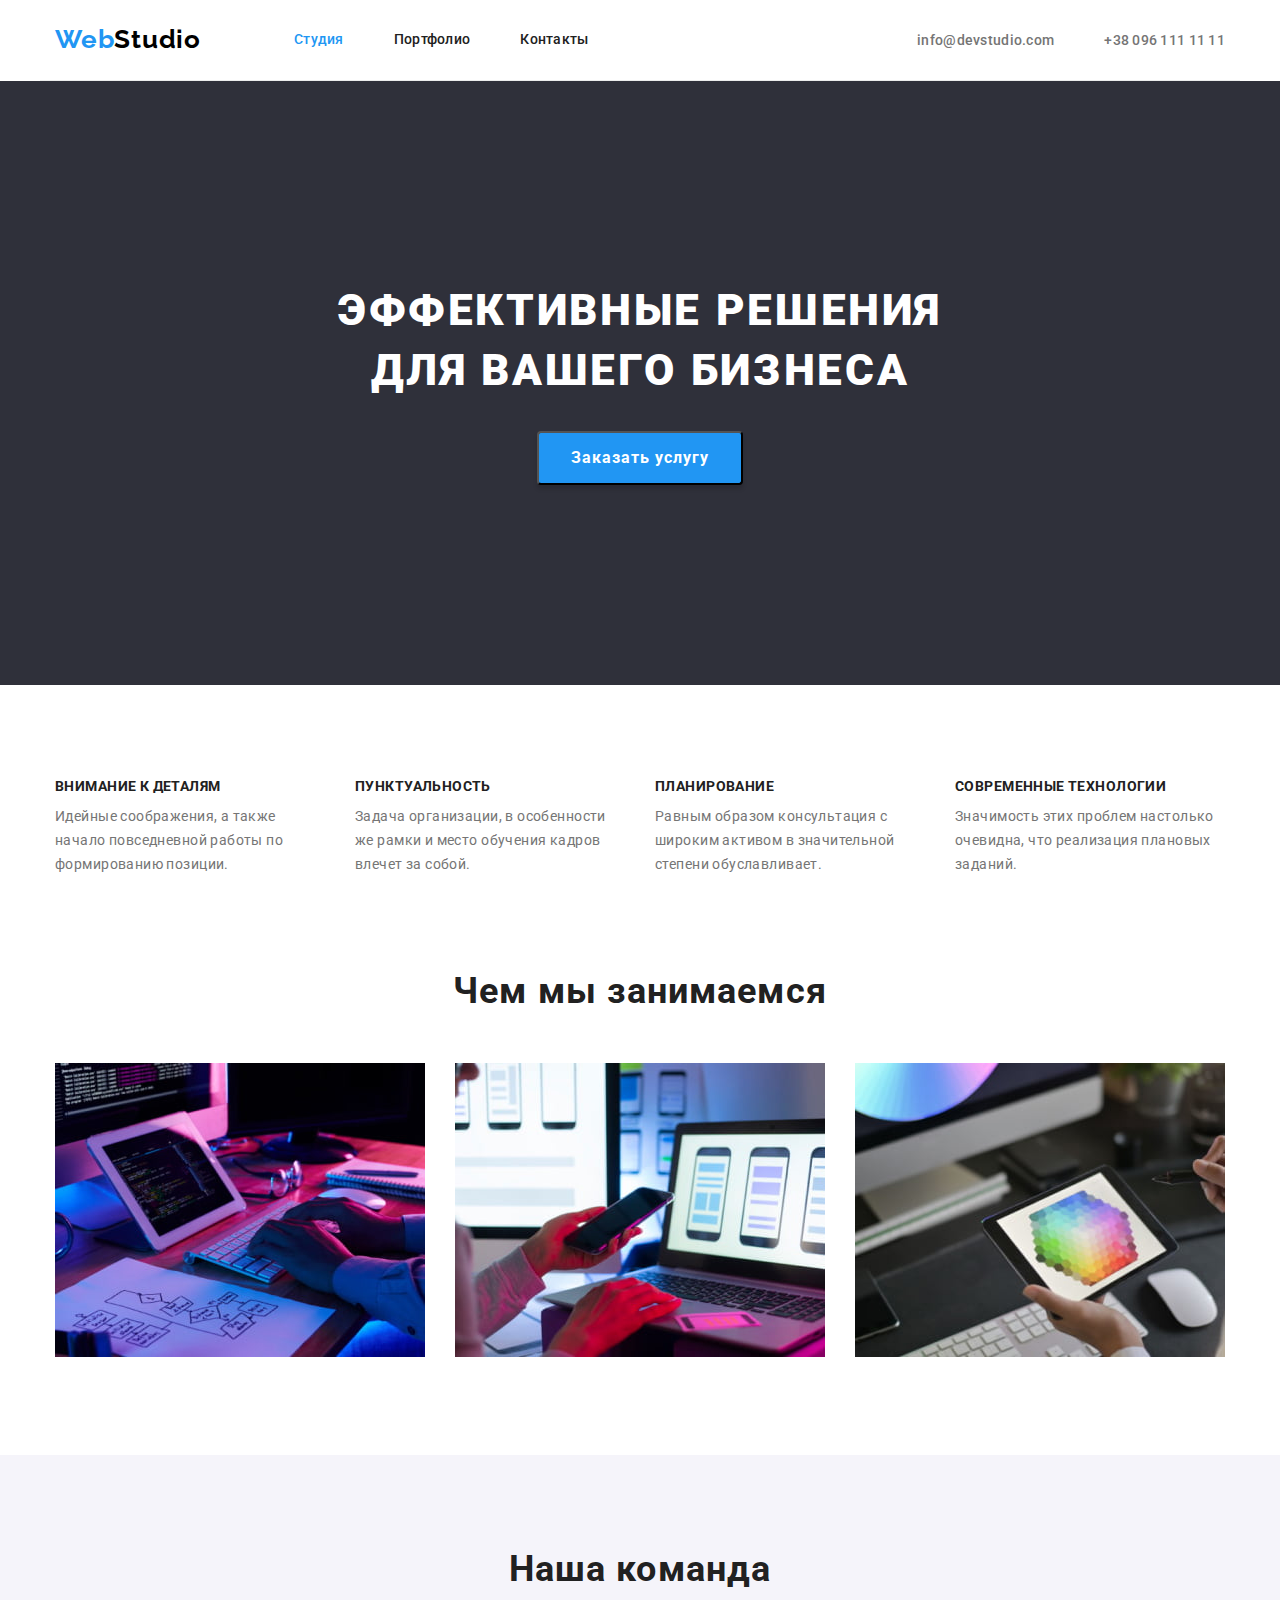
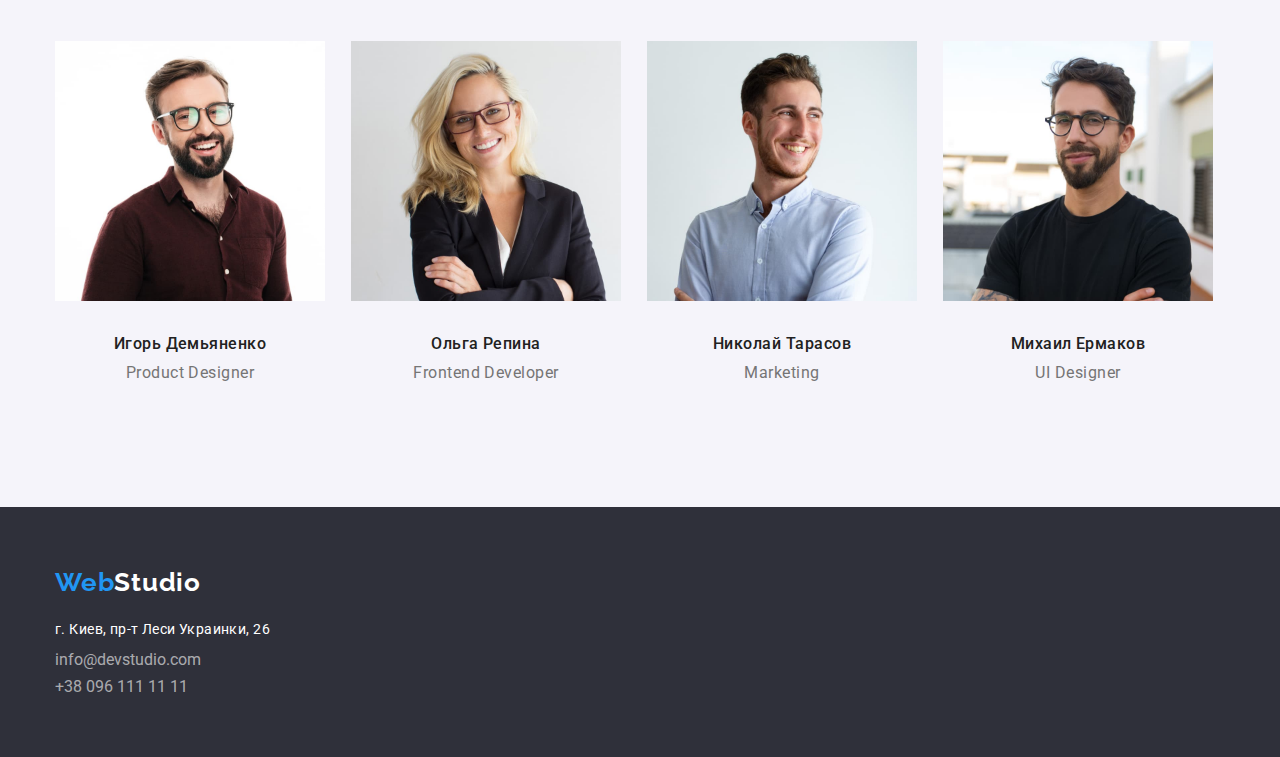
<file: index.html>
<!DOCTYPE html>
<html lang="ru">
  <head>
    <meta charset="UTF-8" />
    <meta http-equiv="X-UA-Compatible" content="IE=edge" />
    <meta name="viewport" content="width=device-width, initial-scale=1.0" />
    <title>Студия</title>
    <link
      href="https://fonts.googleapis.com/css2?family=Raleway:wght@700&family=Roboto:wght@400;500;700;900&display=swap"
      rel="stylesheet"
    />
    <link
      rel="stylesheet"
      href="https://cdnjs.cloudflare.com/ajax/libs/modern-normalize/1.0.0/modern-normalize.min.css"
    />
    <link rel="stylesheet" href="./css/styles.css" />
  </head>
  <body>
    <!-- Шапка сайта -->
    <header>
      <!-- Основна навігація -->
      <div class="container header">
        <nav class="main-navigation">
          <a href="/" class="logo"> <span class="logo-web">Web</span>Studio </a>

          <ul class="site-nav list">
            <li class="item">
              <a href="./index.html" class="link current">Студия</a>
            </li>
            <li class="item">
              <a href="./portfolio.html" class="link">Портфолио</a>
            </li>
            <li class="item"><a href="" class="link">Контакты</a></li>
          </ul>
        </nav>

        <!-- Контакти -->

        <ul class="contacts list">
          <li class="item">
            <a href="mailto:info@devstudio.com" class="link"
              >info@devstudio.com</a
            >
          </li>
          <li class="item">
            <a href="tel:+380961111111" class="link">+38 096 111 11 11</a>
          </li>
        </ul>
      </div>
    </header>

    <!-- Основна частина -->
    <main>
      <!-- Герой -->
      <section class="hero">
        <h1 class="hero-title">
          Эффективные решения <br />
          для вашего бизнеса
        </h1>
        <button type="button" class="button primary">Заказать услугу</button>
      </section>

      <!-- Преимущества -->
      <section class="section features">
        <div class="container features">
          <h2 class="section-title" hidden>Преимущества</h2>
          <ul class="features list">
            <li class="item">
              <h3 class="title">Внимание к деталям</h3>
              <p class="text">
                Идейные соображения, а также начало повседневной работы по
                формированию позиции.
              </p>
            </li>
            <li class="item">
              <h3 class="title">Пунктуальность</h3>
              <p class="text">
                Задача организации, в особенности же рамки и место обучения
                кадров влечет за собой.
              </p>
            </li>
            <li class="item">
              <h3 class="title">Планирование</h3>
              <p class="text">
                Равным образом консультация с широким активом в значительной
                степени обуславливает.
              </p>
            </li>
            <li class="item">
              <h3 class="title">Современные технологии</h3>
              <p class="text">
                Значимость этих проблем настолько очевидна, что реализация
                плановых заданий.
              </p>
            </li>
          </ul>
        </div>
      </section>

      <!-- Чем мы занимаемся -->
      <section class="section about">
        <div class="container">
          <h2 class="section-title">Чем мы занимаемся</h2>
          <ul class="list about">
            <li class="item">
              <img
                src="./images/img1.jpg"
                alt="человек работает за компьютером"
                width="370"
                height="294"
              />
            </li>
            <li class="item">
              <img
                src="./images/img2.jpg"
                alt="ноутбук, за которым работает человек, держа в руке телефон"
                width="370"
                height="294"
              />
            </li>
            <li class="item">
              <img
                src="./images/img3.jpg"
                alt="кто-то держит планшет на котором открыта цветовая палитра"
                width="370"
                height="294"
              />
            </li>
          </ul>
        </div>
      </section>

      <!-- Наша команда -->
      <section class="section team">
        <div class="container">
          <h2 class="section-title">Наша команда</h2>
          <ul class="team list">
            <li class="item">
              <img
                src="./images/teammember1.jpg"
                alt="Игорь Демьяненко"
                width="270"
                height="260"
              />
              <div class="team-content">
                <h3 class="title">Игорь Демьяненко</h3>
                <p class="text">Product Designer</p>
              </div>
            </li>

            <li class="item">
              <img
                src="./images/teammember2.jpg"
                alt="Ольга Репина"
                width="270"
                height="260"
              />
              <div class="team-content">
                <h3 class="title">Ольга Репина</h3>
                <p class="text">Frontend Developer</p>
              </div>
            </li>

            <li class="item">
              <img
                src="./images/teammember3.jpg"
                alt="Николай Тарасов"
                width="270"
                height="260"
              />
              <div class="team-content">
                <h3 class="title">Николай Тарасов</h3>
                <p class="text">Marketing</p>
              </div>
            </li>

            <li class="item">
              <img
                src="./images/teammember4.jpg"
                alt="Михаил Ермаков"
                width="270"
                height="260"
              />
              <div class="team-content">
                <h3 class="title">Михаил Ермаков</h3>
                <p class="text">UI Designer</p>
              </div>
            </li>
          </ul>
        </div>
      </section>
    </main>

    <!-- Подвал -->
    <footer class="footer">
      <div class="container">
        <a href="/" class="logo">
          <span class="logo-web">Web</span
          ><span class="logo-studio">Studio</span>
        </a>

        <address>
          <ul class="address-items list">
            <li class="address">г. Киев, пр-т Леси Украинки, 26</li>
            <li>
              <a href="mailto:info@devstudio.com" class="link"
                >info@devstudio.com</a
              >
            </li>
            <li>
              <a href="tel:+380961111111" class="link">+38 096 111 11 11 </a>
            </li>
          </ul>
        </address>
      </div>
    </footer>
  </body>
</html>
</file>
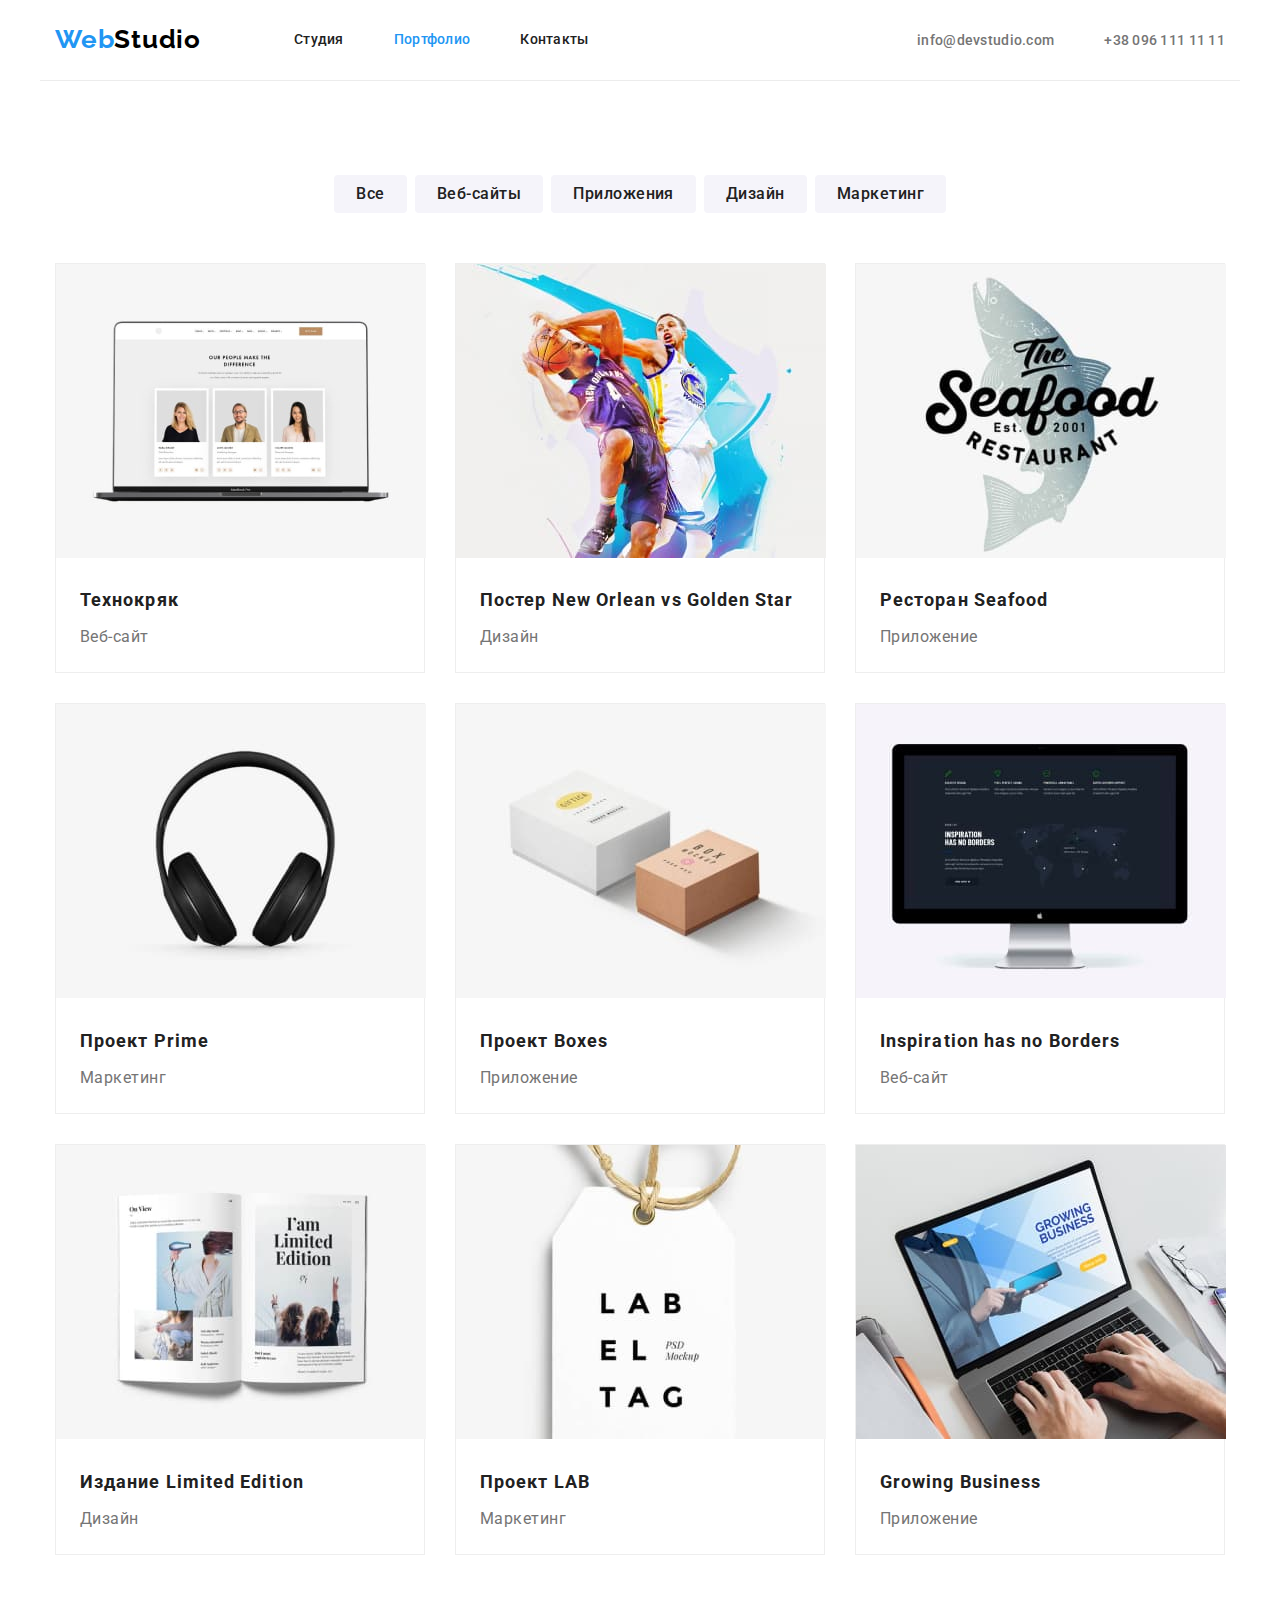
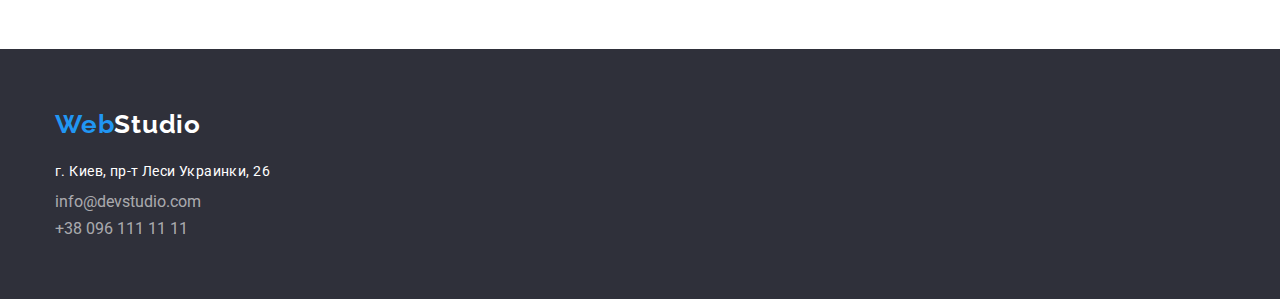
<file: portfolio.html>
<!DOCTYPE html>
<html lang="ru">
  <head>
    <meta charset="UTF-8" />
    <meta http-equiv="X-UA-Compatible" content="IE=edge" />
    <meta name="viewport" content="width=device-width, initial-scale=1.0" />
    <title>Portfolio</title>
    <link
      href="https://fonts.googleapis.com/css2?family=Raleway:wght@700&family=Roboto:wght@400;500;700;900&display=swap"
      rel="stylesheet"
    />
    <link
      rel="stylesheet"
      href="https://cdnjs.cloudflare.com/ajax/libs/modern-normalize/1.0.0/modern-normalize.min.css"
    />
    <link rel="stylesheet" href="./css/styles.css" />
  </head>
  <body>
    <!-- Шапка сайта -->
    <header>
      <!-- Основна навігація -->
      <div class="container header">
        <nav class="main-navigation">
          <a href="/" class="logo"> <span class="logo-web">Web</span>Studio </a>

          <ul class="site-nav list">
            <li class="item">
              <a href="./index.html" class="link">Студия</a>
            </li>
            <li class="item">
              <a href="./portfolio.html" class="link current">Портфолио</a>
            </li>
            <li class="item"><a href="" class="link">Контакты</a></li>
          </ul>
        </nav>

        <!-- Контакти -->

        <ul class="contacts list">
          <li class="item">
            <a href="mailto:info@devstudio.com" class="link"
              >info@devstudio.com</a
            >
          </li>
          <li class="item">
            <a href="tel:+380961111111" class="link">+38 096 111 11 11</a>
          </li>
        </ul>
      </div>
    </header>

    <!--Основна частина -->
    <main>
      <section class="section portfolio">
        <div class="container">
          <h1 hidden>Portfolio</h1>
          <!-- Фильтр -->
          <ul class="list filter">
            <li class="item">
              <button type="button" class="button secondary">Все</button>
            </li>
            <li class="item">
              <button type="button" class="button secondary">Веб-сайты</button>
            </li>
            <li class="item">
              <button type="button" class="button secondary">Приложения</button>
            </li>
            <li class="item">
              <button type="button" class="button secondary">Дизайн</button>
            </li>
            <li class="item">
              <button type="button" class="button secondary">Маркетинг</button>
            </li>
          </ul>
          <!-- Приклади робіт -->
          <ul class="portfolio-list list">
            <li class="flex-element">
              <img
                src="./images/technocrack.jpg"
                alt="Ноутбук"
                width="370"
                height="294"
              />
              <div class="portfolio-content">
                <h2 class="title">Технокряк</h2>
                <p class="text">Веб-сайт</p>
              </div>
            </li>

            <li class="flex-element">
              <img
                src="./images/poster.jpg"
                alt="Два баскетболиста"
                width="370"
                height="294"
              />
              <div class="portfolio-content">
                <h2 class="title">Постер New Orlean vs Golden Star</h2>
                <p class="text">Дизайн</p>
              </div>
            </li>

            <li class="flex-element">
              <img
                src="./images/seafood.jpg"
                alt="Лого ресторана Seafood"
                width="370"
                height="294"
              />
              <div class="portfolio-content">
                <h2 class="title">Ресторан Seafood</h2>
                <p class="text">Приложение</p>
              </div>
            </li>

            <li class="flex-element">
              <img
                src="./images/headphones.jpg"
                alt="Наушники"
                width="370"
                height="294"
              />
              <div class="portfolio-content">
                <h2 class="title">Проект Prime</h2>
                <p class="text">Маркетинг</p>
              </div>
            </li>

            <li class="flex-element">
              <img
                src="./images/boxes.jpg"
                alt="Две коробки разного размера"
                width="370"
                height="294"
              />
              <div class="portfolio-content">
                <h2 class="title">Проект Boxes</h2>
                <p class="text">Приложение</p>
              </div>
            </li>

            <li class="flex-element">
              <img
                src="./images/monitor.jpg"
                alt="Монитор на котором открыт веб-сайт"
                width="370"
                height="294"
              />
              <div class="portfolio-content">
                <h2 class="title">Inspiration has no Borders</h2>
                <p class="text">Веб-сайт</p>
              </div>
            </li>

            <li class="flex-element">
              <img
                src="./images/book.jpg"
                alt="Открытая книга"
                width="370"
                height="294"
              />
              <div class="portfolio-content">
                <h2 class="title">Издание Limited Edition</h2>
                <p class="text">Дизайн</p>
              </div>
            </li>

            <li class="flex-element">
              <img
                src="./images/label.jpg"
                alt="Бирка"
                width="370"
                height="294"
              />
              <div class="portfolio-content">
                <h2 class="title">Проект LAB</h2>
                <p class="text">Маркетинг</p>
              </div>
            </li>

            <li class="flex-element">
              <img
                src="./images/laptop.jpg"
                alt="Кто-то печатает на ноутбуке"
                width="370"
                height="294"
              />
              <div class="portfolio-content">
                <h2 class="title">Growing Business</h2>
                <p class="text">Приложение</p>
              </div>
            </li>
          </ul>
        </div>
      </section>
    </main>

    <!-- Подвал -->
    <footer class="footer">
      <div class="container">
        <a href="/" class="logo">
          <span class="logo-web">Web</span
          ><span class="logo-studio">Studio</span>
        </a>

        <address>
          <ul class="address-items list">
            <li class="address">г. Киев, пр-т Леси Украинки, 26</li>
            <li>
              <a href="mailto:info@devstudio.com" class="link"
                >info@devstudio.com</a
              >
            </li>
            <li>
              <a href="tel:+380961111111" class="link">+38 096 111 11 11 </a>
            </li>
          </ul>
        </address>
      </div>
    </footer>
  </body>
</html>
</file>
<file: css/styles.css>
:root {
  --primary-text-color: #757575;
  --title-text-color: #212121;
  --accent-color: #2196f3;
  --additional-text-color-white: #ffffff;
  --primary-bg-color: white;
  --additional-bg-color: #f5f4fa;
  --additional-bg-color-dark: #2f303a;
}

body {
  color: var(--primary-text-color);
  background-color: var(--primary-bg-color);
  font-family: Roboto, sans-serif;
}

.list {
  list-style: none;
  margin-bottom: 0;
  margin-top: 0;
}

.container.header {
  display: flex;
  align-items: center;
  background-color: white;

  border-bottom-width: 1px;
  border-bottom-style: solid;
  border-bottom-color: rgba(236, 236, 236, 1);
}

.logo {
  color: #000000;
  font-family: Raleway;
  font-weight: bold;
  font-size: 26px;
  line-height: 1.2;
  letter-spacing: 0.03em;
  text-decoration: none;
}

.logo-web {
  color: var(--accent-color);
}

/* Навігація */
.site-nav {
  display: flex;
  padding-left: 0;
  margin-left: 93px;
}

.main-navigation {
  display: flex;
  align-items: center;
  margin-right: auto;
}

.site-nav .item:not(:last-child) {
  margin-right: 50px;
}

.site-nav .link {
  display: block;
  padding-top: 32px;
  padding-bottom: 32px;

  color: var(--title-text-color);
  font-weight: 500;
  font-size: 14px;
  line-height: 1.14;
  letter-spacing: 0.02em;
  text-decoration: none;
}

.site-nav .link:hover,
.site-nav .link:focus {
  color: var(--accent-color);
}

.site-nav .link.current {
  color: var(--accent-color);
}

/* Контакти */
.contacts {
  display: flex;
  padding-left: 0;
  margin-left: auto;
}

.contacts .item + .item {
  margin-left: 50px;
}

.contacts .link {
  color: var(--primary-text-color);
  font-weight: 500;
  font-size: 14px;
  line-height: 1.14;
  letter-spacing: 0.02em;
  text-decoration: none;
}

.contacts .link:hover,
.contacts .link:focus {
  color: var(--accent-color);
}

/* Герой */
.hero-title {
  color: var(--additional-text-color-white);
  font-weight: 900;
  font-size: 44px;
  line-height: 1.36;
  text-align: center;
  letter-spacing: 0.06em;
  text-transform: uppercase;

  margin-top: 0;
  margin-bottom: 30px;
}

.hero {
  text-align: center;
  padding-top: 200px;
  padding-bottom: 200px;

  padding-right: 15px;
  padding-left: 15px;
  margin: 0 auto;

  background-color: var(--additional-bg-color-dark);
}

/* Кнопка Студія*/
.button.primary {
  border-radius: 4px;
  min-width: 200px;
  padding: 10px 32px;

  color: var(--additional-text-color-white);
  background-color: var(--accent-color);
  font-family: inherit;
  font-weight: bold;
  font-size: 16px;
  line-height: 1.9;
  letter-spacing: 0.06em;
  text-align: center;
  box-shadow: 0px 4px 4px rgba(0, 0, 0, 0.15);

  cursor: pointer;
}

/* Кнопки Портфоліо */
.button.secondary {
  min-width: 73px;
  border-radius: 4px;
  padding: 6px 22px;
  border: none;

  color: var(--title-text-color);
  background-color: var(--additional-bg-color);
  font-family: inherit;
  font-weight: 500;
  font-size: 16px;
  line-height: 1.6;
  letter-spacing: 0.03em;

  cursor: pointer;
}

.button.secondary:hover,
.button.secondary:focus {
  color: var(--additional-text-color-white);
  background-color: var(--accent-color);
}

/* Секція */
.section-title {
  color: var(--title-text-color);
  font-weight: bold;
  font-size: 36px;
  line-height: 1.16;
  text-align: center;
  letter-spacing: 0.03em;

  margin-top: 0;
  margin-bottom: 0;
}
/* Преимущества */
.container .features {
  display: flex;
}

.section.features {
  background-color: white;
}

.features .item + .item {
  margin-left: 30px;
}

.features .title {
  color: var(--title-text-color);
  font-weight: bold;
  font-size: 14px;
  line-height: 1.14;
  letter-spacing: 0.03em;
  text-transform: uppercase;

  margin-top: 0;
  margin-bottom: 10px;
}

.features .text {
  font-size: 14px;
  line-height: 1.71;
  letter-spacing: 0.03em;

  margin-top: 0;
  margin-bottom: 0;
}

.features.list {
  padding-left: 0;
}

.features.list .item {
  width: 270px;
}

/* чим ми займаємось */
.section.about {
  padding-top: 0;
  background-color: white;
}

.section.about .list {
  display: flex;
}

.section.about .section-title {
  margin-bottom: 50px;
}

.list.about .item + .item {
  margin-left: 30px;
}

.list.about {
  padding-left: 0;
}

/* Наша команда */
.team.list {
  display: flex;
  padding-left: 0;
}

.section.team {
  background-color: rgba(245, 244, 250, 1);
}

.section.team .section-title {
  margin-bottom: 50px;
}

.team.list .item + .item {
  margin-left: 26px;
}

.team.list .item {
  text-align: center;
}

.team .title {
  margin-top: 0;
  margin-bottom: 10px;

  color: var(--title-text-color);
  font-weight: 500;
  font-size: 16px;
  line-height: 1.18;
  letter-spacing: 0.03em;
}

.team .text {
  margin-top: 0;
  margin-bottom: 0;

  font-size: 16px;
  line-height: 1.18;
  letter-spacing: 0.03em;
}

.team-content {
  padding-top: 30px;
  padding-bottom: 30px;
}

.section {
  padding-top: 94px;
  padding-bottom: 94px;
}
/* секція портфоліо */
.section.portfolio {
  background-color: white;
}

/* фільтр портфоліо */
.list.filter {
  display: flex;
  justify-content: center;
  margin-bottom: 50px;
  padding-left: 0;
}

.list.filter .item:not(:last-child) {
  margin-right: 8px;
}

/* Портфоліо. Приклади робіт */
.portfolio-list .title {
  margin-top: 0;
  margin-bottom: 4px;

  color: var(--title-text-color);
  font-weight: bold;
  font-size: 18px;
  line-height: 2;
  letter-spacing: 0.06em;
}

.portfolio-list .text {
  margin-top: 0;
  margin-bottom: 0;

  font-size: 16px;
  line-height: 1.9;
  letter-spacing: 0.03em;
}

.portfolio-content {
  padding-top: 20px;
  padding-bottom: 20px;
  padding-left: 24px;
  padding-right: 24px;
}

.portfolio-list {
  display: flex;
  flex-wrap: wrap;
  padding-left: 0;
}

.flex-element {
  width: 370px;
  margin-right: 30px;
  margin-bottom: 30px;
  border: 1px solid rgba(238, 238, 238, 1);
}

.flex-element:nth-child(3n) {
  margin-right: 0;
}

.flex-element:nth-last-child(-n + 3) {
  margin-bottom: 0;
}
/* Подвал */

.footer .logo-studio {
  color: var(--additional-text-color-white);
}

.footer {
  padding-top: 60px;
  padding-bottom: 60px;

  background-color: var(--additional-bg-color-dark);
}
.address-items .address {
  color: var(--additional-text-color-white);
  font-style: normal;
  font-size: 14px;
  line-height: 1.71;
  letter-spacing: 0.03em;
}

.address-items .link {
  color: rgba(255, 255, 255, 0.6);
  font-style: normal;
  text-decoration: none;
}

.address-items {
  padding-left: 0;
  margin-top: 20px;
}

.address-items li:nth-child(2n) {
  margin-top: 9px;
  margin-bottom: 9px;
}

.address-items .link:hover,
.address-items .link:focus {
  color: var(--accent-color);
}

.container {
  width: 1200px;
  padding-right: 15px;
  padding-left: 15px;

  margin: 0 auto;
}

/* потім удалить
.section.features {
  background-color: yellow;
}

.section.about {
  background-color: wheat;
} */
</file>
